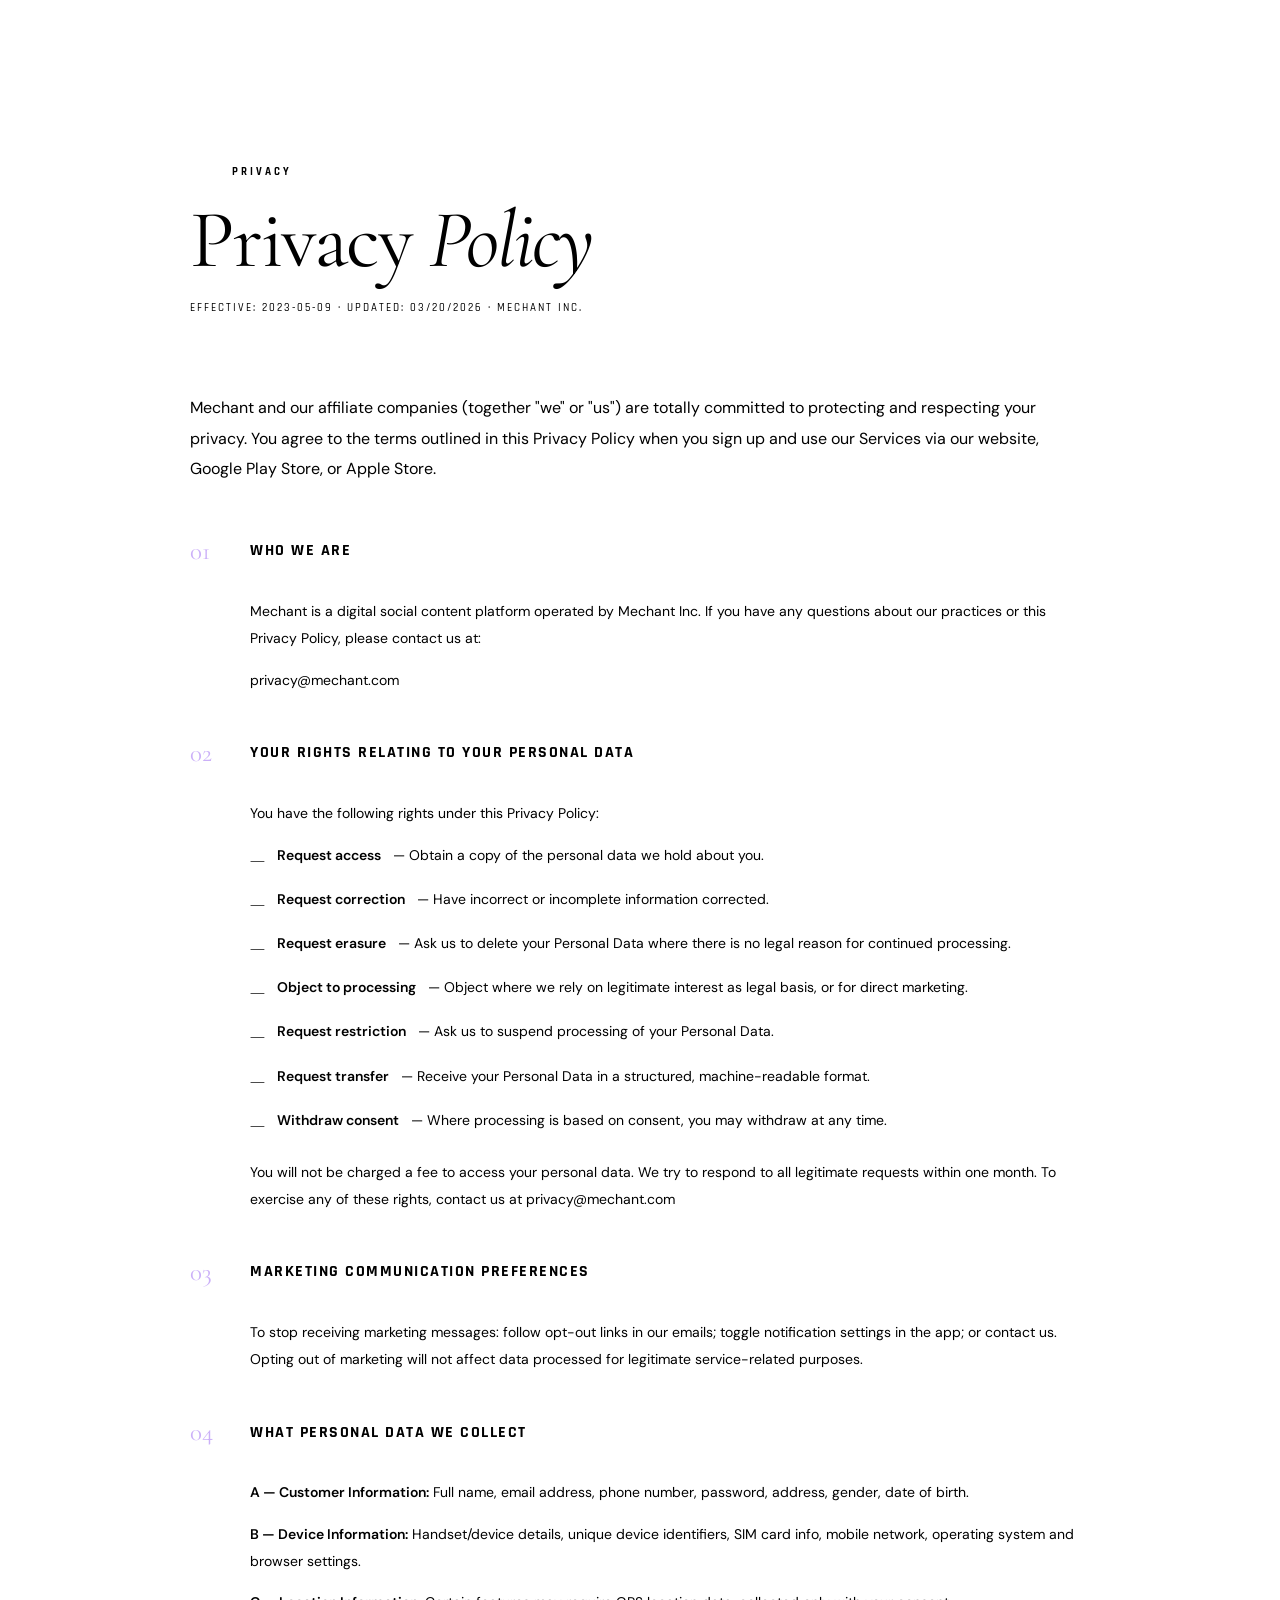
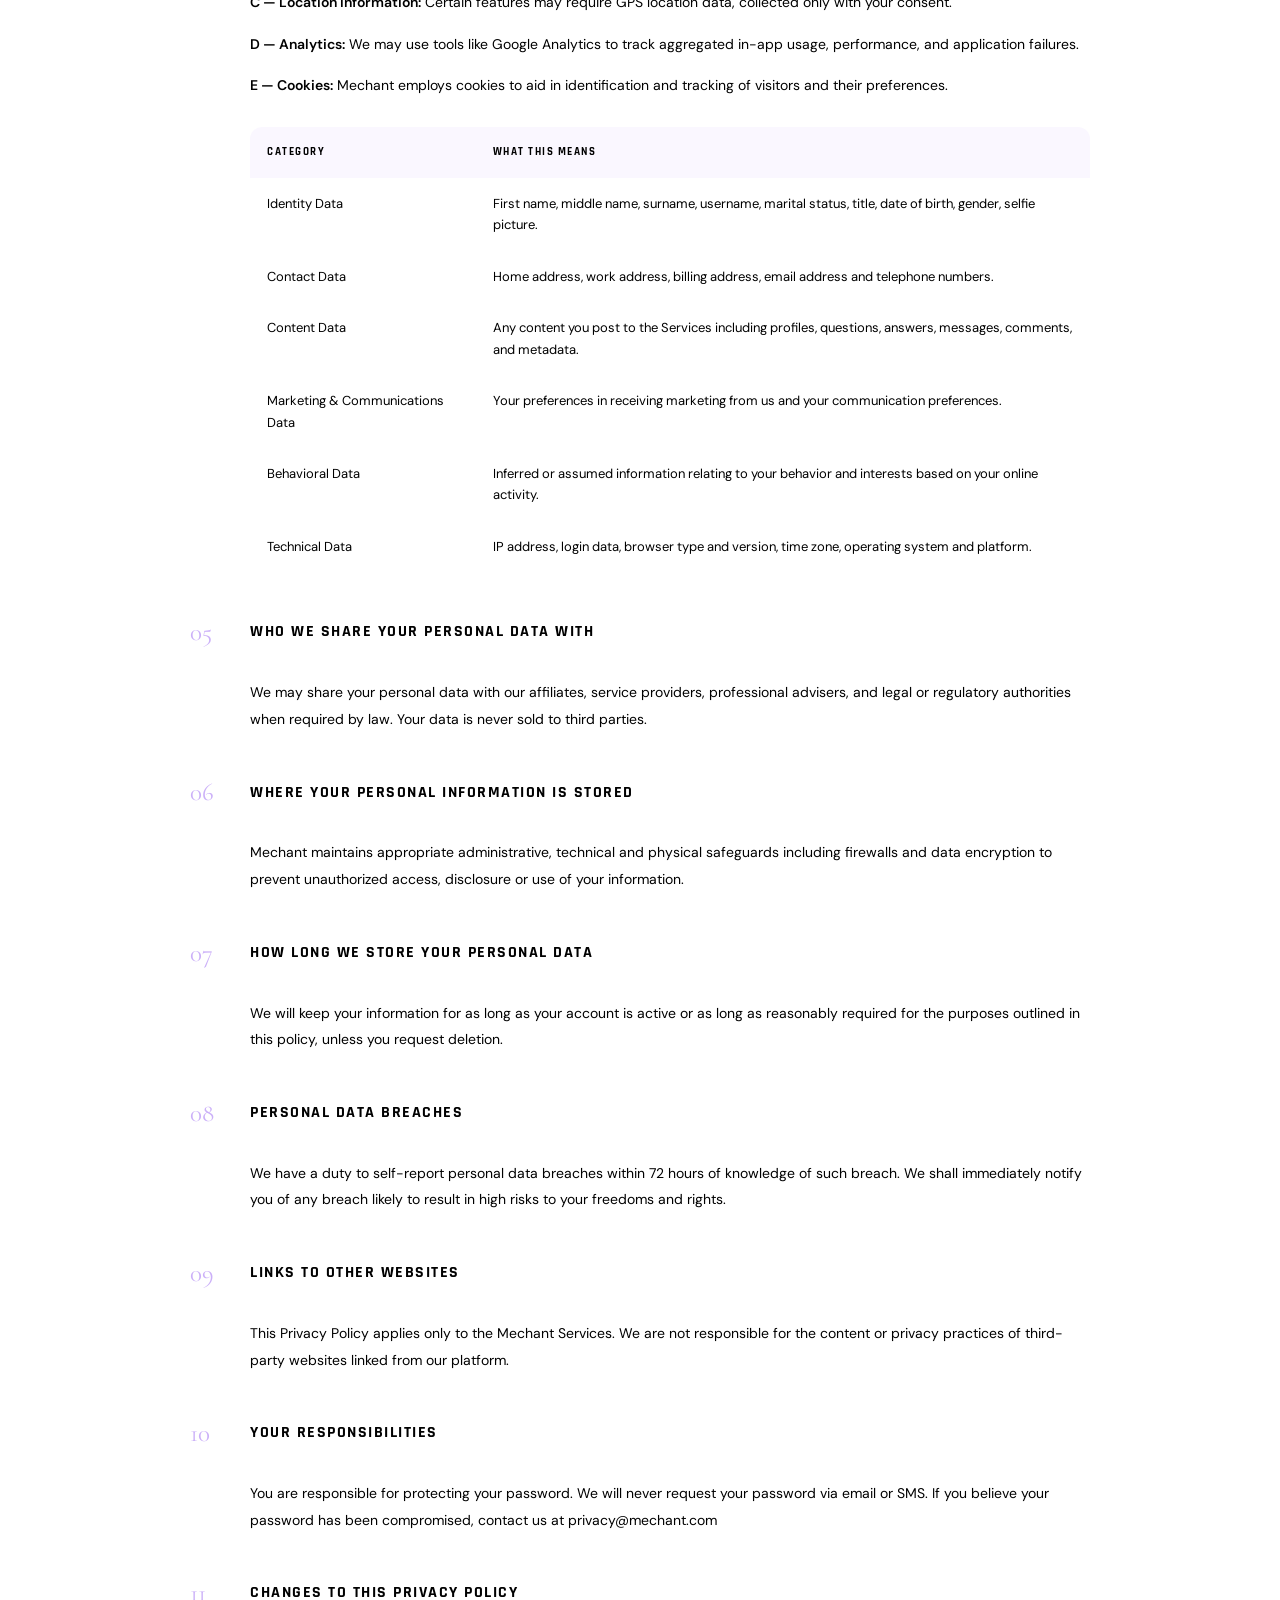
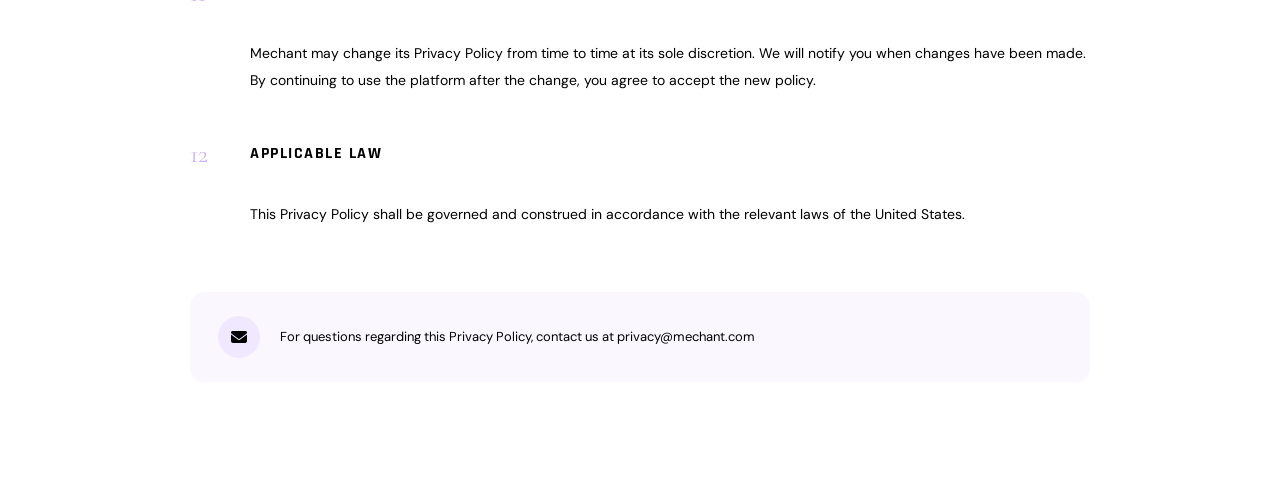
<file: privacy-policy.html>
<!doctype html>
<html lang="en">
<head>
    <meta charset="UTF-8">
    <meta name="viewport" content="width=device-width, initial-scale=1.0">

    <title>Privacy Policy | CLOUTÉ</title>

    <meta
        name="description"
        content="CLOUTÉ Privacy Policy — how we collect, use and protect your personal data."
    >

    <link rel="preconnect" href="https://fonts.googleapis.com">

    <link
        href="https://fonts.googleapis.com/css2?family=Cormorant+Garamond:ital,wght@0,300;0,400;0,500;1,300;1,400&family=Rajdhani:wght@300;400;500;600;700&family=DM+Sans:ital,wght@0,300;0,400;0,500;1,300&display=swap"
        rel="stylesheet"
    >

    <link
        rel="stylesheet"
        href="https://cdnjs.cloudflare.com/ajax/libs/font-awesome/6.5.0/css/all.min.css"
    >

    <link rel="stylesheet" href="privacy-policy.css">
</head>

<body>

<main>

    <div class="legal-wrap">

        <!-- HEADER -->

        <span class="legal-eyebrow">
            Privacy
        </span>

        <h1 class="legal-title">
            Privacy <em>Policy</em>
        </h1>

        <span class="legal-meta">
            Effective: 2023-05-09 · Updated: 03/20/2026 · Mechant Inc.
        </span>

        <div class="legal-divider"></div>


        <!-- INTRO -->

        <p class="legal-intro">
            Mechant and our affiliate companies (together "we" or "us") are
            totally committed to protecting and respecting your privacy. You
            agree to the terms outlined in this Privacy Policy when you sign up
            and use our Services via our website, Google Play Store, or Apple Store.
        </p>


        <!-- 01 -->

        <div class="legal-section">

            <div class="legal-section-title">
                <span class="legal-num">01</span>
                <h2>Who We Are</h2>
            </div>

            <div class="legal-body">

                <p>
                    Mechant is a digital social content platform operated by
                    Mechant Inc. If you have any questions about our practices
                    or this Privacy Policy, please contact us at:
                </p>

                <p>
                    <a href="mailto:privacy@mechant.com">
                        privacy@mechant.com
                    </a>
                </p>

            </div>

        </div>


        <!-- 02 -->

        <div class="legal-section">

            <div class="legal-section-title">
                <span class="legal-num">02</span>
                <h2>Your Rights Relating to Your Personal Data</h2>
            </div>

            <div class="legal-body">

                <p>
                    You have the following rights under this Privacy Policy:
                </p>

                <ul>

                    <li>
                        <strong>Request access</strong> —
                        Obtain a copy of the personal data we hold about you.
                    </li>

                    <li>
                        <strong>Request correction</strong> —
                        Have incorrect or incomplete information corrected.
                    </li>

                    <li>
                        <strong>Request erasure</strong> —
                        Ask us to delete your Personal Data where there is no
                        legal reason for continued processing.
                    </li>

                    <li>
                        <strong>Object to processing</strong> —
                        Object where we rely on legitimate interest as legal
                        basis, or for direct marketing.
                    </li>

                    <li>
                        <strong>Request restriction</strong> —
                        Ask us to suspend processing of your Personal Data.
                    </li>

                    <li>
                        <strong>Request transfer</strong> —
                        Receive your Personal Data in a structured,
                        machine-readable format.
                    </li>

                    <li>
                        <strong>Withdraw consent</strong> —
                        Where processing is based on consent, you may withdraw
                        at any time.
                    </li>

                </ul>

                <p>
                    You will not be charged a fee to access your personal data.
                    We try to respond to all legitimate requests within one
                    month. To exercise any of these rights, contact us at
                    <a href="mailto:privacy@mechant.com">
                        privacy@mechant.com
                    </a>
                </p>

            </div>

        </div>


        <!-- 03 -->

        <div class="legal-section">

            <div class="legal-section-title">
                <span class="legal-num">03</span>
                <h2>Marketing Communication Preferences</h2>
            </div>

            <div class="legal-body">

                <p>
                    To stop receiving marketing messages: follow opt-out links
                    in our emails; toggle notification settings in the app; or
                    contact us. Opting out of marketing will not affect data
                    processed for legitimate service-related purposes.
                </p>

            </div>

        </div>


        <!-- 04 -->

        <div class="legal-section">

            <div class="legal-section-title">
                <span class="legal-num">04</span>
                <h2>What Personal Data We Collect</h2>
            </div>

            <div class="legal-body">

                <p>
                    <strong>A — Customer Information:</strong>
                    Full name, email address, phone number, password, address,
                    gender, date of birth.
                </p>

                <p>
                    <strong>B — Device Information:</strong>
                    Handset/device details, unique device identifiers, SIM card
                    info, mobile network, operating system and browser settings.
                </p>

                <p>
                    <strong>C — Location Information:</strong>
                    Certain features may require GPS location data, collected
                    only with your consent.
                </p>

                <p>
                    <strong>D — Analytics:</strong>
                    We may use tools like Google Analytics to track aggregated
                    in-app usage, performance, and application failures.
                </p>

                <p>
                    <strong>E — Cookies:</strong>
                    Mechant employs cookies to aid in identification and
                    tracking of visitors and their preferences.
                </p>


                <div class="table-wrap">

                    <table>

                        <thead>
                            <tr>
                                <th>Category</th>
                                <th>What This Means</th>
                            </tr>
                        </thead>

                        <tbody>

                            <tr>
                                <td>Identity Data</td>
                                <td>
                                    First name, middle name, surname, username,
                                    marital status, title, date of birth,
                                    gender, selfie picture.
                                </td>
                            </tr>

                            <tr>
                                <td>Contact Data</td>
                                <td>
                                    Home address, work address, billing address,
                                    email address and telephone numbers.
                                </td>
                            </tr>

                            <tr>
                                <td>Content Data</td>
                                <td>
                                    Any content you post to the Services
                                    including profiles, questions, answers,
                                    messages, comments, and metadata.
                                </td>
                            </tr>

                            <tr>
                                <td>Marketing &amp; Communications Data</td>
                                <td>
                                    Your preferences in receiving marketing
                                    from us and your communication preferences.
                                </td>
                            </tr>

                            <tr>
                                <td>Behavioral Data</td>
                                <td>
                                    Inferred or assumed information relating
                                    to your behavior and interests based on
                                    your online activity.
                                </td>
                            </tr>

                            <tr>
                                <td>Technical Data</td>
                                <td>
                                    IP address, login data, browser type and
                                    version, time zone, operating system and
                                    platform.
                                </td>
                            </tr>

                        </tbody>

                    </table>

                </div>

            </div>

        </div>


        <!-- 05 -->

        <div class="legal-section">

            <div class="legal-section-title">
                <span class="legal-num">05</span>
                <h2>Who We Share Your Personal Data With</h2>
            </div>

            <div class="legal-body">

                <p>
                    We may share your personal data with our affiliates, service
                    providers, professional advisers, and legal or regulatory
                    authorities when required by law. Your data is never sold
                    to third parties.
                </p>

            </div>

        </div>


        <!-- 06 -->

        <div class="legal-section">

            <div class="legal-section-title">
                <span class="legal-num">06</span>
                <h2>Where Your Personal Information Is Stored</h2>
            </div>

            <div class="legal-body">

                <p>
                    Mechant maintains appropriate administrative, technical and
                    physical safeguards including firewalls and data encryption
                    to prevent unauthorized access, disclosure or use of your
                    information.
                </p>

            </div>

        </div>


        <!-- 07 -->

        <div class="legal-section">

            <div class="legal-section-title">
                <span class="legal-num">07</span>
                <h2>How Long We Store Your Personal Data</h2>
            </div>

            <div class="legal-body">

                <p>
                    We will keep your information for as long as your account
                    is active or as long as reasonably required for the purposes
                    outlined in this policy, unless you request deletion.
                </p>

            </div>

        </div>


        <!-- 08 -->

        <div class="legal-section">

            <div class="legal-section-title">
                <span class="legal-num">08</span>
                <h2>Personal Data Breaches</h2>
            </div>

            <div class="legal-body">

                <p>
                    We have a duty to self-report personal data breaches within
                    72 hours of knowledge of such breach. We shall immediately
                    notify you of any breach likely to result in high risks to
                    your freedoms and rights.
                </p>

            </div>

        </div>


        <!-- 09 -->

        <div class="legal-section">

            <div class="legal-section-title">
                <span class="legal-num">09</span>
                <h2>Links to Other Websites</h2>
            </div>

            <div class="legal-body">

                <p>
                    This Privacy Policy applies only to the Mechant Services.
                    We are not responsible for the content or privacy practices
                    of third-party websites linked from our platform.
                </p>

            </div>

        </div>


        <!-- 10 -->

        <div class="legal-section">

            <div class="legal-section-title">
                <span class="legal-num">10</span>
                <h2>Your Responsibilities</h2>
            </div>

            <div class="legal-body">

                <p>
                    You are responsible for protecting your password. We will
                    never request your password via email or SMS. If you believe
                    your password has been compromised, contact us at
                    <a href="mailto:privacy@mechant.com">
                        privacy@mechant.com
                    </a>
                </p>

            </div>

        </div>


        <!-- 11 -->

        <div class="legal-section">

            <div class="legal-section-title">
                <span class="legal-num">11</span>
                <h2>Changes to This Privacy Policy</h2>
            </div>

            <div class="legal-body">

                <p>
                    Mechant may change its Privacy Policy from time to time at
                    its sole discretion. We will notify you when changes have
                    been made. By continuing to use the platform after the
                    change, you agree to accept the new policy.
                </p>

            </div>

        </div>


        <!-- 12 -->

        <div class="legal-section">

            <div class="legal-section-title">
                <span class="legal-num">12</span>
                <h2>Applicable Law</h2>
            </div>

            <div class="legal-body">

                <p>
                    This Privacy Policy shall be governed and construed in
                    accordance with the relevant laws of the United States.
                </p>

            </div>

        </div>


        <!-- CONTACT -->

        <div class="legal-contact-card">

            <i class="fa fa-envelope"></i>

            <p>
                For questions regarding this Privacy Policy, contact us at
                <a href="mailto:privacy@mechant.com">
                    privacy@mechant.com
                </a>
            </p>

        </div>

    </div>

</main>

</body>
</html>
</file>
<file: privacy-policy.css>
/* =========================================================
   CLOUTÉ — PRIVACY POLICY PAGE
   Clean • Premium • Responsive
========================================================= */

/* ---------- MAIN WRAPPER ---------- */

.legal-wrap {
    width: min(900px, calc(100% - 40px));
    margin: 0 auto;
    padding: 150px 0 90px;
    position: relative;
    z-index: 2;
}


/* ---------- LEGAL LABEL ---------- */

.legal-eyebrow {
    display: inline-flex;
    align-items: center;
    gap: 12px;

    margin-bottom: 20px;

    color: var(--purple);

    font-family: "Rajdhani", sans-serif;
    font-size: 11px;
    font-weight: 700;

    letter-spacing: 3px;
    text-transform: uppercase;
}

.legal-eyebrow::before {
    content: "";

    width: 30px;
    height: 1px;

    background: var(--purple);
}


/* ---------- TITLE ---------- */

.legal-title {
    margin: 0 0 18px;

    color: var(--text);

    font-family: "Cormorant Garamond", serif;
    font-size: clamp(48px, 7vw, 82px);
    font-weight: 400;

    line-height: 1;
    letter-spacing: -2px;
}

.legal-title em {
    font-style: italic;

    color: var(--purple);
}


/* ---------- DATE / COMPANY ---------- */

.legal-meta {
    display: block;

    margin-bottom: 35px;

    color: var(--muted);

    font-family: "Rajdhani", sans-serif;
    font-size: 11px;
    font-weight: 500;

    letter-spacing: 2px;
    line-height: 1.7;

    text-transform: uppercase;
}


/* ---------- DIVIDER ---------- */

.legal-divider {
    width: 100%;
    height: 1px;

    margin-bottom: 40px;

    background: linear-gradient(
        90deg,
        var(--purple),
        rgba(236, 72, 153, 0.35),
        transparent
    );
}


/* ---------- INTRO ---------- */

.legal-intro {
    margin: 0 0 55px;

    color: var(--text);

    font-family: "DM Sans", sans-serif;
    font-size: 16px;
    font-weight: 400;

    line-height: 1.9;
}


/* ---------- SECTIONS ---------- */

.legal-section {
    margin-bottom: 48px;
}


/* ---------- SECTION HEADING ---------- */

.legal-section-title {
    display: flex;
    align-items: center;

    gap: 18px;

    margin-bottom: 20px;
    padding-bottom: 14px;

    border-bottom: 1px solid var(--border);
}

.legal-num {
    flex-shrink: 0;

    width: 42px;

    color: rgba(124, 58, 237, 0.4);

    font-family: "Cormorant Garamond", serif;
    font-size: 25px;
    font-weight: 400;

    line-height: 1;
}

.legal-section-title h2 {
    margin: 0;

    color: var(--text);

    font-family: "Rajdhani", sans-serif;
    font-size: 16px;
    font-weight: 700;

    letter-spacing: 1.5px;
    line-height: 1.3;

    text-transform: uppercase;
}


/* ---------- BODY ---------- */

.legal-body {
    padding-left: 60px;

    color: var(--muted);

    font-family: "DM Sans", sans-serif;
    font-size: 14px;

    line-height: 1.9;
}

.legal-body p {
    margin: 0 0 15px;
}

.legal-body p:last-child {
    margin-bottom: 0;
}

.legal-body strong {
    color: var(--text);
    font-weight: 600;
}


/* ---------- LINKS ---------- */

.legal-body a {
    color: var(--purple);

    text-decoration: none;

    transition: 0.25s ease;
}

.legal-body a:hover {
    opacity: 0.7;
    text-decoration: underline;
}


/* ---------- LIST ---------- */

.legal-body ul {
    display: flex;
    flex-direction: column;

    gap: 10px;

    margin: 15px 0 18px;
    padding: 0;

    list-style: none;
}

.legal-body ul li {
    display: flex;
    align-items: flex-start;

    gap: 12px;
}

.legal-body ul li::before {
    content: "—";

    flex-shrink: 0;

    color: var(--purple);

    font-family: "Cormorant Garamond", serif;
    font-size: 18px;
}


/* ---------- TABLE ---------- */

.table-wrap {
    width: 100%;

    margin: 28px 0;

    overflow-x: auto;

    border: 1px solid var(--border);
    border-radius: 12px;

    -webkit-overflow-scrolling: touch;
}

.table-wrap table {
    width: 100%;
    min-width: 620px;

    border-collapse: collapse;
}

.table-wrap th {
    padding: 15px 17px;

    color: var(--purple);

    font-family: "Rajdhani", sans-serif;
    font-size: 11px;
    font-weight: 700;

    letter-spacing: 1.5px;

    text-align: left;
    text-transform: uppercase;

    border-bottom: 1px solid var(--border);

    background: rgba(124, 58, 237, 0.04);
}

.table-wrap td {
    padding: 15px 17px;

    color: var(--muted);

    font-family: "DM Sans", sans-serif;
    font-size: 13px;

    line-height: 1.65;

    vertical-align: top;

    border-bottom: 1px solid var(--border);
}

.table-wrap tr:last-child td {
    border-bottom: none;
}


/* ---------- CONTACT CARD ---------- */

.legal-contact-card {
    display: flex;
    align-items: center;

    gap: 20px;

    margin-top: 65px;
    padding: 24px 28px;

    border: 1px solid var(--border);
    border-radius: 14px;

    background: rgba(124, 58, 237, 0.04);
}

.legal-contact-card i {
    flex-shrink: 0;

    width: 42px;
    height: 42px;

    display: flex;
    align-items: center;
    justify-content: center;

    border-radius: 50%;

    color: var(--purple);

    background: rgba(124, 58, 237, 0.08);

    font-size: 16px;
}

.legal-contact-card p {
    margin: 0;

    color: var(--muted);

    font-family: "DM Sans", sans-serif;
    font-size: 13px;

    line-height: 1.75;
}

.legal-contact-card a {
    color: var(--purple);
    text-decoration: none;
}


/* =========================================================
   MOBILE — 768px
========================================================= */

@media (max-width: 768px) {

    .legal-wrap {
        width: calc(100% - 32px);

        padding: 120px 0 65px;
    }

    .legal-title {
        font-size: clamp(44px, 11vw, 64px);
        letter-spacing: -1px;
    }

    .legal-intro {
        font-size: 14px;
        line-height: 1.8;
    }

    .legal-section {
        margin-bottom: 40px;
    }

    .legal-section-title {
        gap: 13px;
    }

    .legal-num {
        width: 32px;
        font-size: 21px;
    }

    .legal-section-title h2 {
        font-size: 14px;
        letter-spacing: 1px;
    }

    .legal-body {
        padding-left: 45px;

        font-size: 13px;
        line-height: 1.8;
    }

    .legal-contact-card {
        align-items: flex-start;
        padding: 20px;
    }
}


/* =========================================================
   MOBILE — 480px
========================================================= */

@media (max-width: 480px) {

    .legal-wrap {
        width: calc(100% - 28px);

        padding: 105px 0 50px;
    }

    .legal-eyebrow {
        font-size: 9px;
        letter-spacing: 2.3px;

        margin-bottom: 17px;
    }

    .legal-title {
        font-size: 43px;
        line-height: 1;
        letter-spacing: -1px;
    }

    .legal-meta {
        font-size: 9px;
        letter-spacing: 1.2px;
        line-height: 1.7;

        margin-bottom: 25px;
    }

    .legal-divider {
        margin-bottom: 30px;
    }

    .legal-intro {
        margin-bottom: 42px;

        font-size: 13px;
        line-height: 1.8;
    }

    .legal-section {
        margin-bottom: 36px;
    }

    .legal-section-title {
        gap: 10px;
        padding-bottom: 11px;
    }

    .legal-num {
        width: 28px;
        font-size: 19px;
    }

    .legal-section-title h2 {
        font-size: 12px;
        letter-spacing: 0.8px;
    }

    .legal-body {
        padding-left: 0;

        font-size: 12.5px;
        line-height: 1.8;
    }

    .legal-body ul {
        gap: 8px;
    }

    .legal-body ul li {
        gap: 8px;
    }

    .legal-contact-card {
        flex-direction: column;

        gap: 13px;

        margin-top: 45px;
        padding: 20px 18px;
    }

    .legal-contact-card i {
        width: 38px;
        height: 38px;
    }

    .legal-contact-card p {
        font-size: 12.5px;
    }
}
</file>
